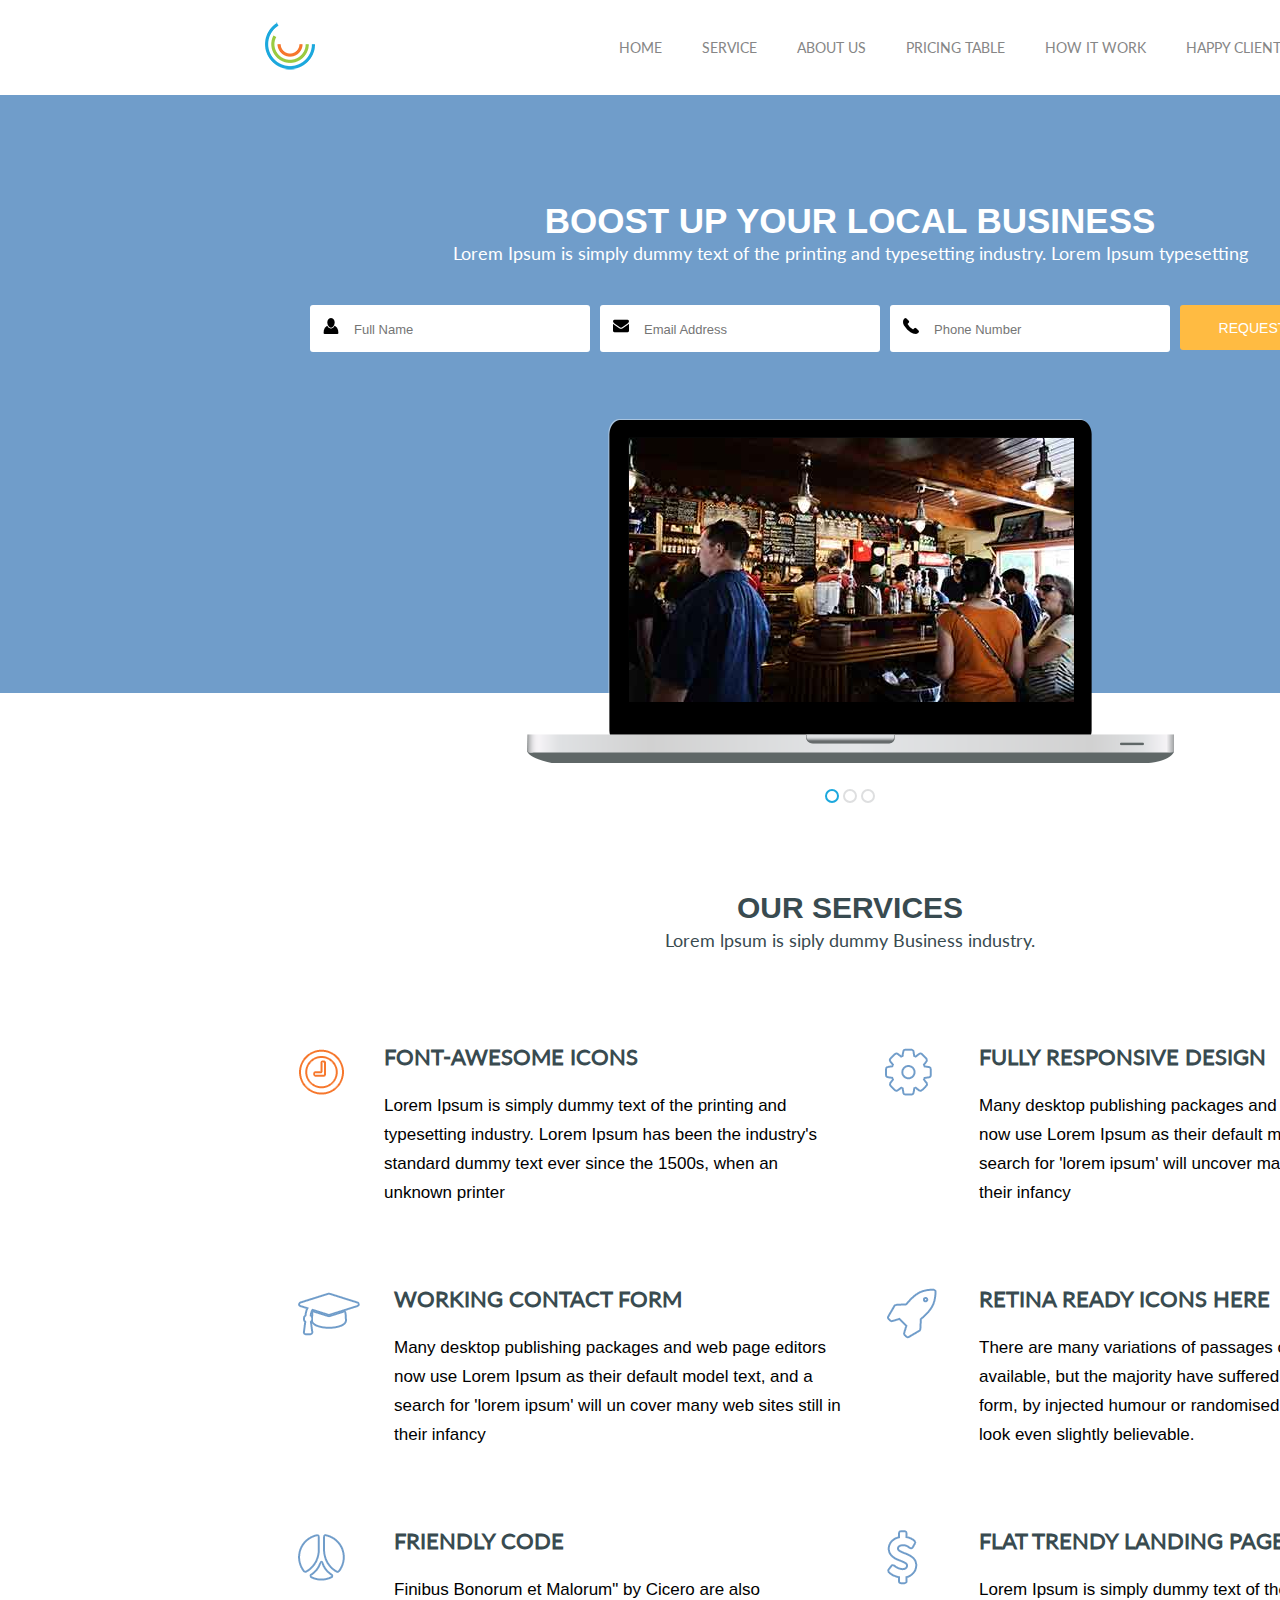
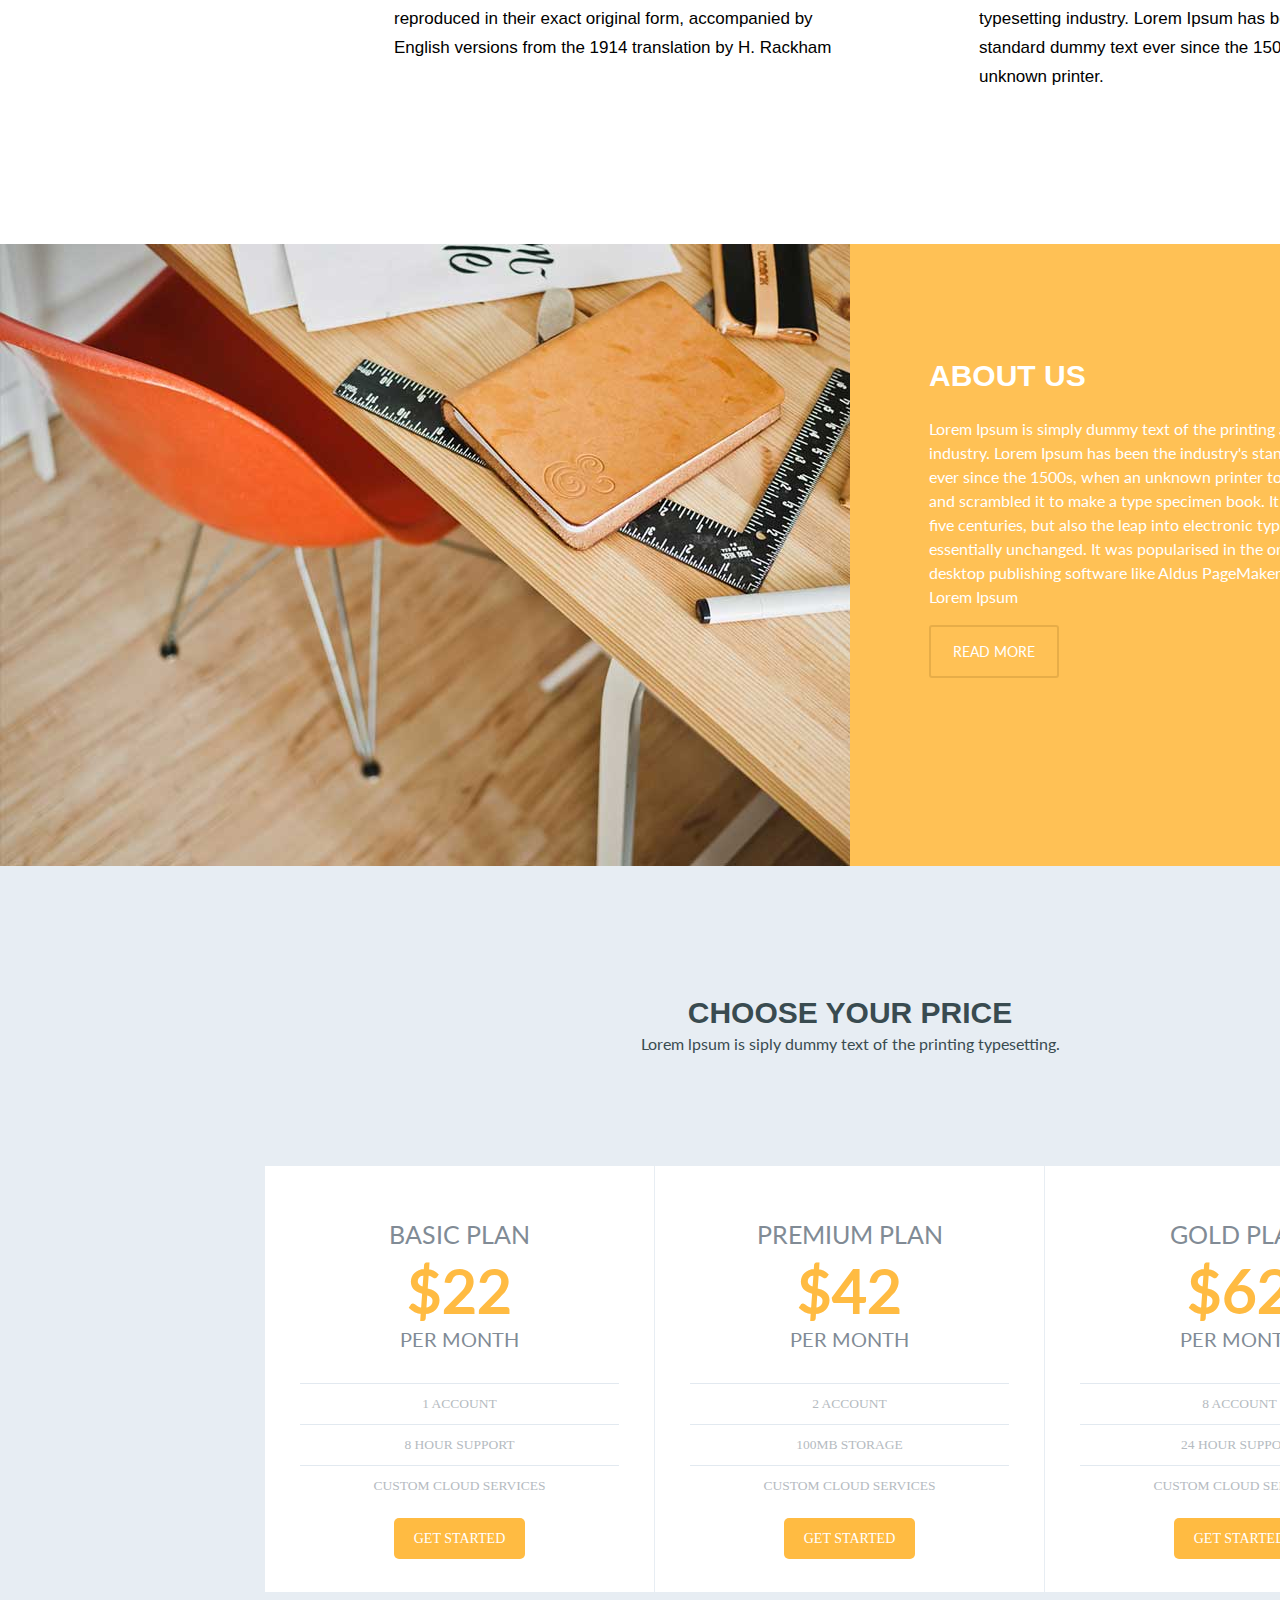
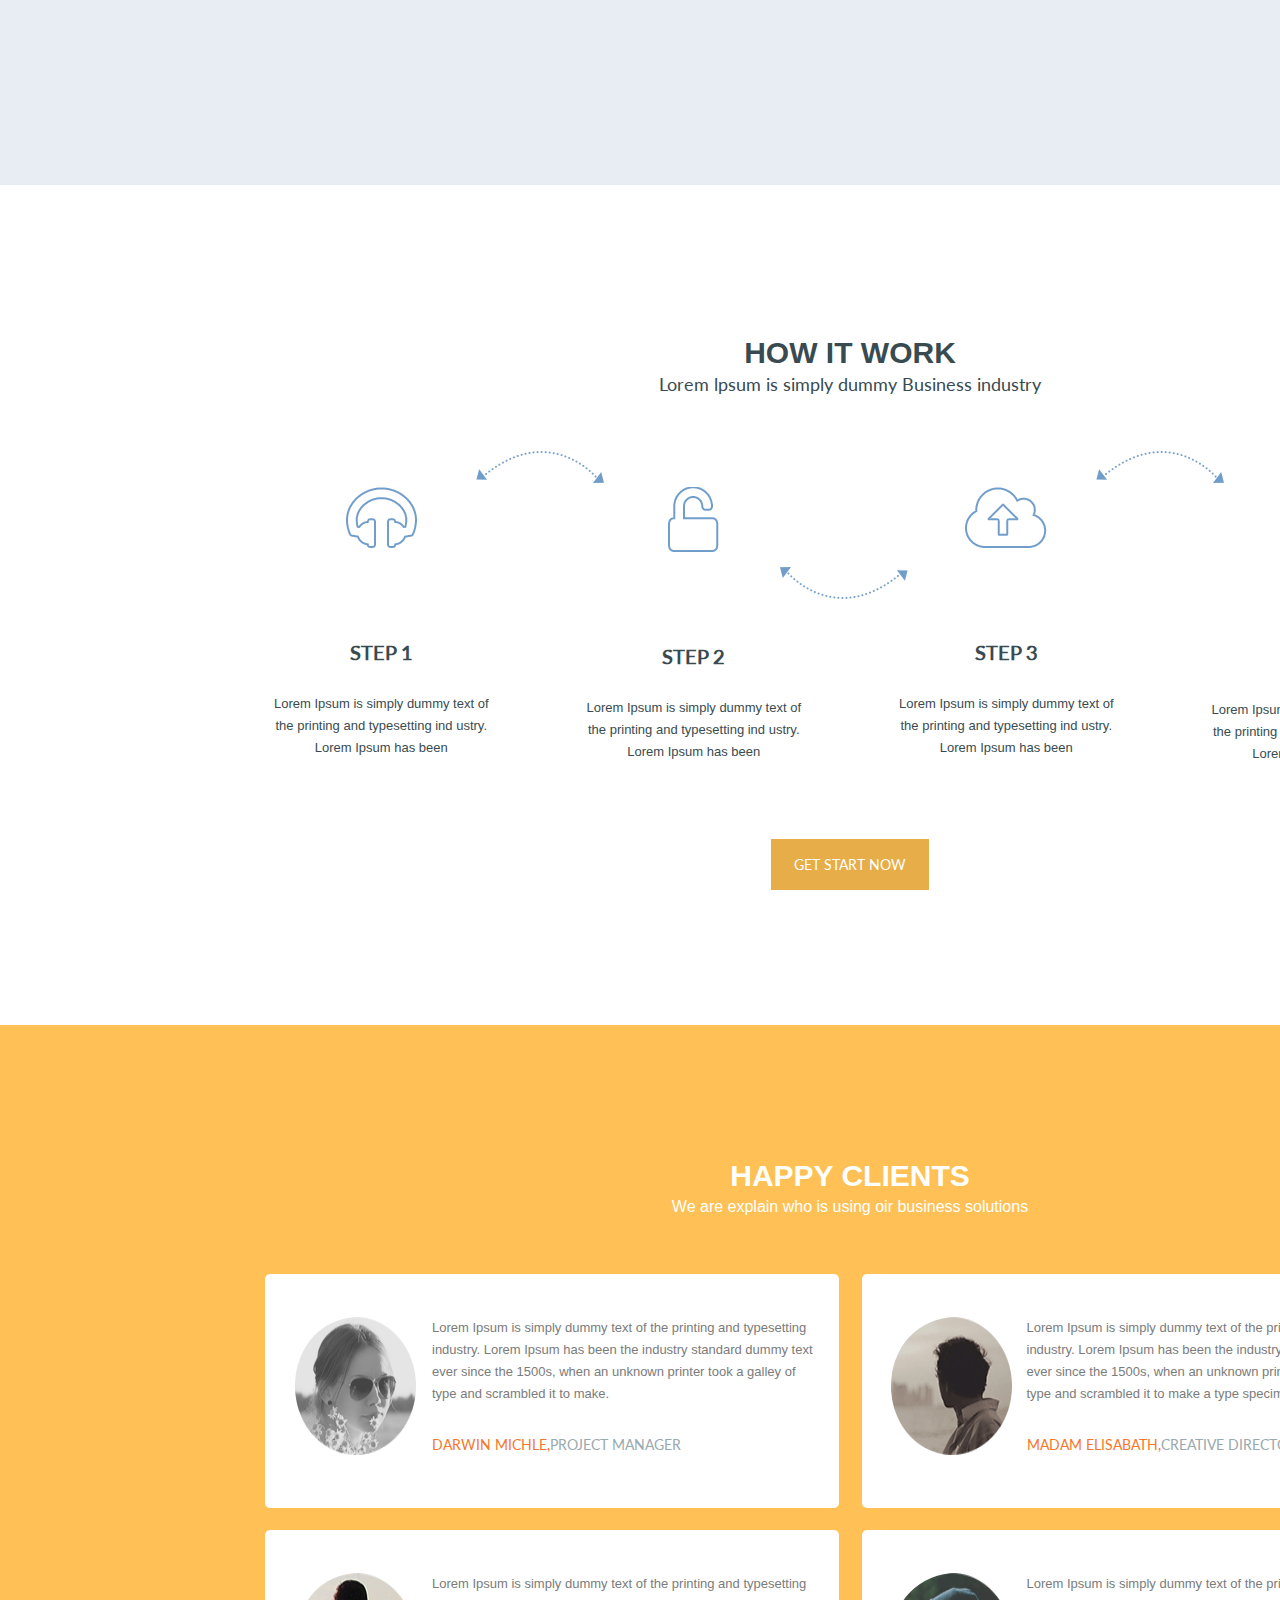
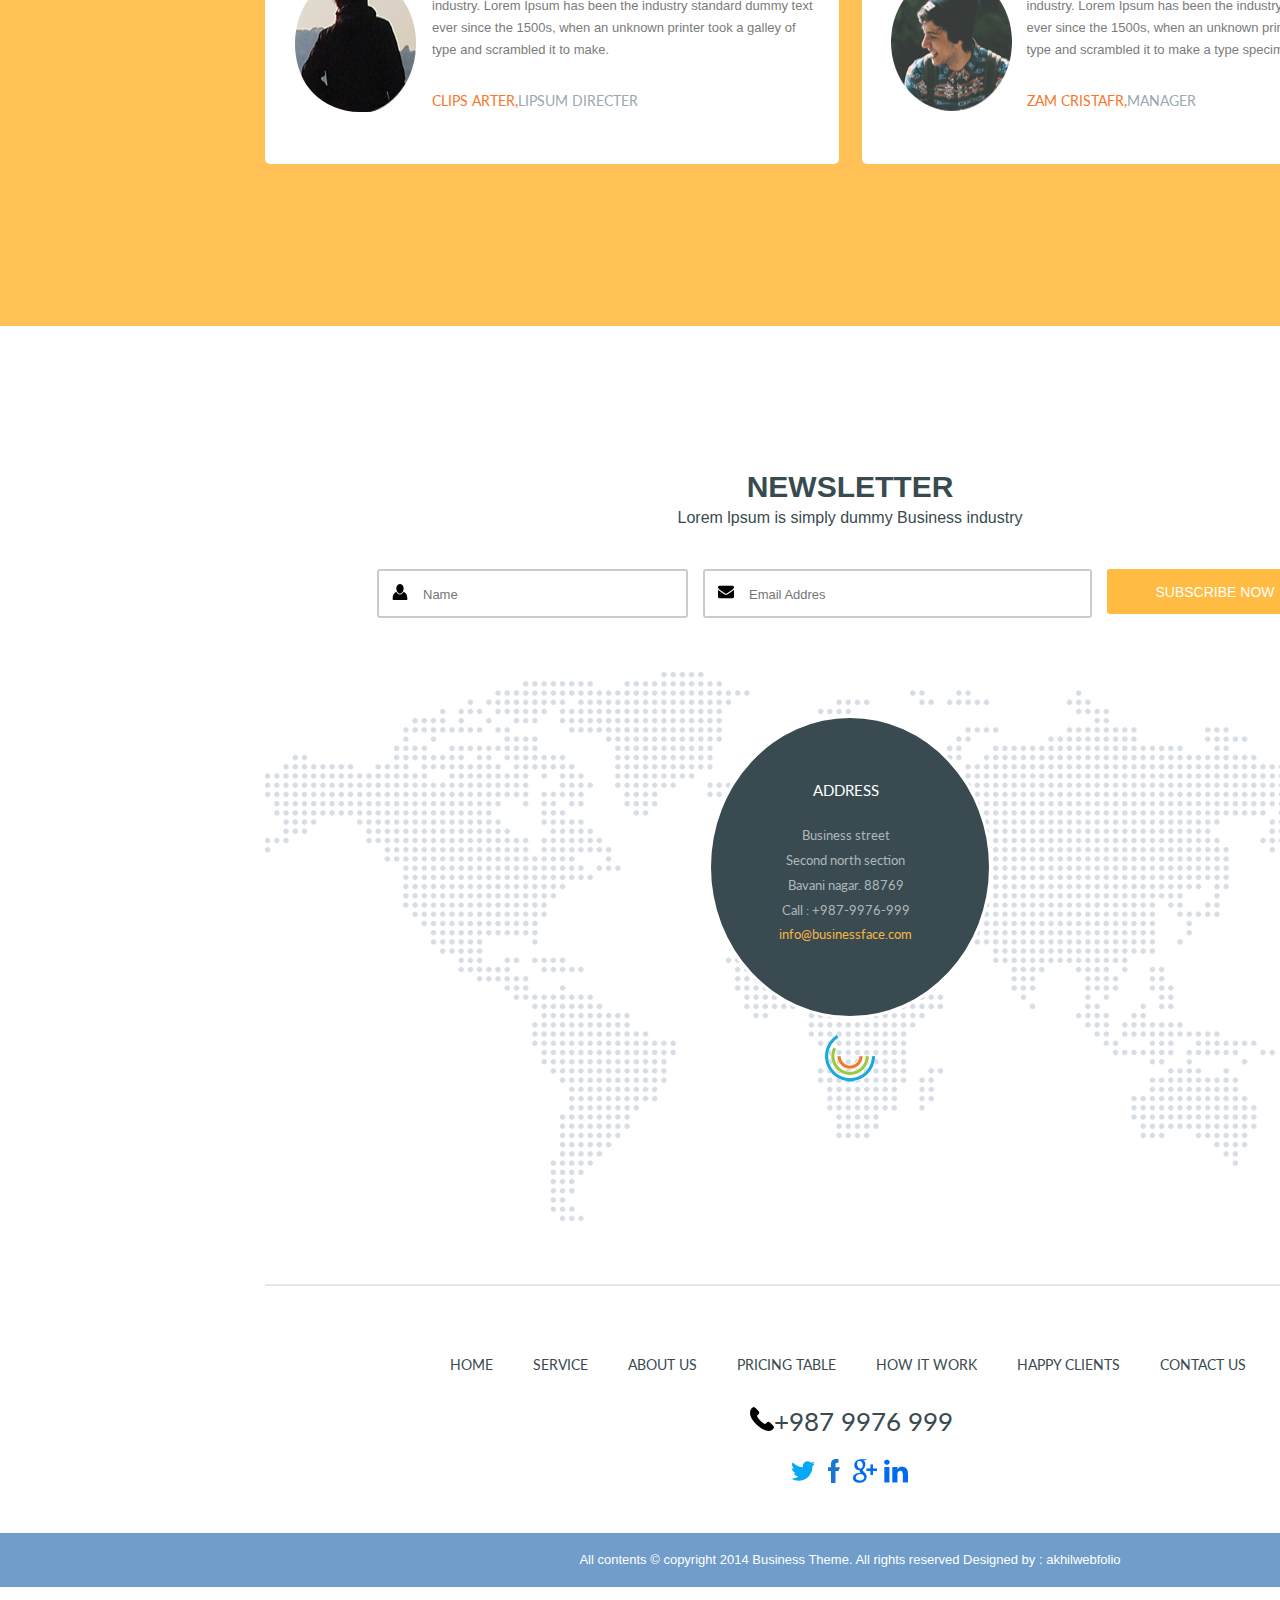
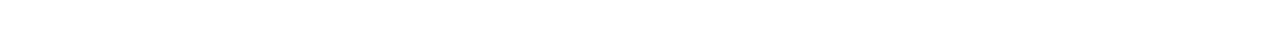
<file: index.html>
<!DOCTYPE html>
<html>
<head>
	<meta charset="utf-8">
	<title>Business</title>
	<link rel="stylesheet" type="text/css" href="styles/recet.css">
	<link rel="stylesheet" type="text/css" href="styles/style.css">

</head>
<body>
	<div class="header">
		<div class="logo">
			<img src="images/logo.png" alt="Logo">
		</div>
		<div class="nav-menu">
			<ul class="menu-list">
				<li class="menu-item"><a href="#" class="link">Home</a></li>
				<li class="menu-item"><a href="#" class="link">Service</a></li>
				<li class="menu-item"><a href="#" class="link">About Us</a></li>
				<li class="menu-item"><a href="#" class="link">Pricing Table</a></li>
				<li class="menu-item"><a href="#" class="link">How It Work</a></li>
				<li class="menu-item"><a href="#" class="link">Happy Clients</a></li>
				<li class="menu-item"><a href="#" class="link">Contact Us</a></li>
			</ul>
		</div>
	</div>
	<div class="banner">
		<div class="title">
			<h1 class="text">Boost up your local business</h1>
			<p class="description">Lorem Ipsum is simply dummy text of the printing and typesetting industry. Lorem Ipsum typesetting</p>
		</div>
		<div class="request">
			<form id="formSubscribe">
				<div class="request-item">
					<img src="images/contact.png" class="symbol" alt="Contact"> <!--Maybe here you should use stick to close img tag <img /> -->
					<input type="text" name="name" placeholder="Full Name" class="label">
				</div>
				<div class="request-item">
					<img src="images/mail.png" class="symbol" alt="Symbol">
					<input type="text" name="name" placeholder="Email Address" class="label">
				</div>
				<div class="request-item">
					<img src="images/call.png" class="symbol" alt="Phone">
					<input type="text" name="name" placeholder="Phone Number" class="label">
				</div>
				<div class="send-button">
					<input type="submit" name="name" value="REQUEST A QUOTE" class="button">
				</div>
			</form>
		</div>
	</div>
	<div class="slider">
		<img src="images/note.png" alt="Laptop" class="image-note">
		<img src="images/foto.jpg" alt="Photo" class="image-foto">
	</div>
	<div class="digest-block">
		<span class="digest -active"></span>
		<span class="digest"></span>
		<span class="digest"></span>
	</div>
	<div class="sentence-service">
		<div class="title">
			<h2 class="text">Our services</h2>
			<p class="description">Lorem lpsum is siply dummy Business industry.</p>
		</div>
		<div class="services-list">
			<div class="service-item">
				<div class="symbol">
				<img src="images/clokc.png" alt="Clock" >
				</div>
				<div class="description">
					<h3 class="title">Font-awesome icons</h3>
					<p class="text">Lorem Ipsum is simply dummy text of the printing and typesetting industry. Lorem Ipsum has been the industry's standard dummy text ever since the 1500s, when an unknown printer </p>
				</div>
			</div>
			<div class="service-item">
				<div class="symbol">
				<img src="images/sher.png" alt="Symbol" >
				</div>
				<div class="description">
					<h3 class="title">Fully Responsive Design</h3>
					<p class="text">Many desktop publishing packages and web page editors now use Lorem Ipsum as their default model text, and a search for 'lorem ipsum' will uncover many web sites still in their infancy</p>
				</div>
			</div>
			<div class="service-item">
				<div class="symbol">
				<img src="images/cap.png" alt="Symbol" >
				</div>
				<div class="description">
					<h3 class="title">Working contact form</h3>
					<p class="text">Many desktop publishing packages and web page editors now use Lorem Ipsum as their default model text, and a search for 'lorem ipsum' will un cover many web sites still in their infancy</p>
				</div>
			</div>
			<div class="service-item">
				<div class="symbol">
				<img src="images/fly.png" alt="Symbol" >
				</div>
				<div class="description">
					<h3 class="title">Retina Ready Icons Here</h3>
					<p class="text">There are many variations of passages of Lorem Ipsum available, but the majority have suffered alteration in some form, by injected humour or randomised words which don't look even slightly believable.</p>
				</div>
			</div>
			<div class="service-item">
				<div class="symbol">
				<img src="images/ball.png" alt="Symbol" >
				</div>
				<div class="description">
					<h3 class="title">Friendly Code</h3>
					<p class="text">Finibus Bonorum et Malorum" by Cicero are also reproduced in their exact original form, accompanied by English versions from the 1914 translation by H. Rackham</p>
				</div>
			</div>
			<div class="service-item">
				<div class="symbol">
				<img src="images/dollar.png" alt="Symbol" >
				</div>
				<div class="description">
					<h3 class="title">Flat trendy landing page design</h3>
					<p class="text">Lorem Ipsum is simply dummy text of the printing and typesetting industry. Lorem Ipsum has been the industry's standard dummy text ever since the 1500s, when an unknown printer. </p>
				</div>
			</div>
		</div>
	</div>
	<div class="description-organization">
		<div class="background-photo">
		</div>
		<div class="description">
			<h2 class="title">About Us</h2>
			<p class="text">Lorem Ipsum is simply dummy text of the printing and typesetting industry. Lorem Ipsum has been the industry's standard dummy text ever since the 1500s, when an unknown printer took a galley of type and scrambled it to make a type specimen book. It has survived not only five centuries, but also the leap into electronic typesetting, remaining essentially unchanged. It was popularised in the ore recently with desktop publishing software like Aldus PageMaker including versions of Lorem Ipsum</p>
			<div class="continuation">
				<a href="#" class="link">READ MORE</a>
			</div>
		</div>
	</div>
	<div class="price-section">
		<div class="title">
			<h2 class="text">Choose your price</h2>
			<p class="description">Lorem lpsum is siply dummy text of the printing typesetting.</p>
		</div>
		<div class="content">
			<div class="price-list">

				<div class="price-item">
					<div class="title-plan">
						<h3 class="title">Basic plan</h3>
						<span class="price"><sup class="index">$</sup>22</span>
						<p class="limit">per month</p>
					</div>
					<div class="terms-block">
						<span class="term">1 account</span>
						<span class="term">8 hour support</span>
						<span class="term">Custom cloud services</span>
					</div>
					<div class="button">
						<a href="#" class="link">GET STARTED</a>
					</div>

				</div>
				<div class="price-item">
					<div class="title-plan">
						<h3 class="title">Premium plan</h3>
						<span class="price"><sup class="index">$</sup>42</span>
						<p class="limit">per month</p>
					</div>
					<div class="terms-block">
						<span class="term">2 account</span>
						<span class="term">100MB storage</span>
						<span class="term">Custom cloud services</span>
					</div>
				<div class="button">
					<a href="#" class="link">GET STARTED</a>
				</div>

				</div>
				<div class="price-item">
					<div class="title-plan">
						<h3 class="title">Gold plan</h3>
						<span class="price"><sup class="index">$</sup>62</span>
						<p class="limit">per month</p>
					</div>
					<div class="terms-block">
						<span class="term">8 account</span>
						<span class="term">24 hour support</span>
						<span class="term">Custom cloud services</span>
					</div>
					<div class="button">
						<a href="#" class="link">GET STARTED</a>
					</div>

				</div>
			</div>
		</div>
	</div>
	<div class="strategy-work">
		<div class="title-section">
			<h2 class="title">How it work</h2>
			<p class="text">Lorem lpsum is simply dummy Business industry</p>
		</div>
		<div class="steps">
			<img src="images/way.png" alt="Arrow" class="arrow-first">
			<img src="images/way.png" alt="Arrow" class="arrow-second">
			<img src="images/way.png" alt="Arrow" class="arrow-inverted">
		<div class="step">
			<img src="images/music.png" alt="">
			<div class="description-step">
				<h3 class="title">Step 1</h3>
				<P class="text">Lorem Ipsum is simply dummy text of the printing and typesetting ind
						ustry. Lorem Ipsum has been</P>
			</div>
		</div>
		<div class="step">
			<img src="images/lock.png" alt="Symbol">
			<div class="description-step">
				<h3 class="title">Step 2</h3>
					<P class="text">Lorem Ipsum is simply dummy text of the printing and typesetting ind
							ustry. Lorem Ipsum has been</P>
			</div>
		</div>
		<div class="step">
			<img src="images/sky.png" alt="Symbol">

			<div class="description-step">
					<h3 class="title">Step 3</h3>
					<P class="text">Lorem Ipsum is simply dummy text of the printing and typesetting ind
							ustry. Lorem Ipsum has been</P>
			</div>
		</div>
		<div class="step">
			<img src="images/ok.png" alt="Symbol">

			<div class="description-step">
				<h3 class="title">Step 4</h3>
				<P class="text">Lorem Ipsum is simply dummy text of the printing and typesetting ind
						ustry. Lorem Ipsum has been</P>
			</div>
		</div>
	</div>
	<div class="button">
		<a href="#" class="link">Get start now</a>
	</div>
	</div>
	<div class="reviews-clients">
		<div class="title-section">
			<h2 class="title">Happy clients</h2>
			<p class="text">We are explain who is using oir business solutions</p>
		</div>
		<div class="block-reviews">
			<div class="review">
				<img src="images/author-foto1.png" alt="Photo" class="foto-client">
				<div  class="description-review">
					<p class="text">Lorem Ipsum is simply dummy text of the printing and typesetting industry. Lorem Ipsum has been the industry standard dummy text ever since the 1500s, when an unknown printer took a galley of type and scrambled it to make.</p>
					<span class="author">Darwin Michle,</span><span class="author-position">Project manager</span>
				</div>
			</div>
			<div class="review">
				<img src="images/author-foto3.png" alt="Photo" class="foto-client">
				<div  class="description-review">
					<p class="text">Lorem Ipsum is simply dummy text of the printing and typesetting industry. Lorem Ipsum has been the industry standard dummy text ever since the 1500s, when an unknown printer took a galley of type and scrambled it to make a type specimen book.</p>
					<span class="author">Madam elisabath,</span><span class="author-position">Creative director</span>
				</div>
			</div>
			<div class="review">
				<img src="images/author-foto2.png" alt="Photo" class="foto-client">
				<div  class="description-review">
					<p class="text">Lorem Ipsum is simply dummy text of the printing and typesetting industry. Lorem Ipsum has been the industry standard dummy text ever since the 1500s, when an unknown printer took a galley of type and scrambled it to make.</p>
					<span class="author">Clips Arter,</span><span class="author-position">Lipsum directer</span>
				</div>
			</div>
			<div class="review">
				<img src="images/author-foto4.png" alt="Photo" class="foto-client">
				<div  class="description-review">
					<p class="text">Lorem Ipsum is simply dummy text of the printing and typesetting industry. Lorem Ipsum has been the industry standard dummy text ever since the 1500s, when an unknown printer took a galley of type and scrambled it to make a type specimen book.</p>
					<span class="author">Zam cristafr,</span><span class="author-position">Manager</span>
				</div>
			</div>
		</div>
	</div>
	<div class="contacts">
		<div class="section-name">
			<h2 class="title">Newsletter</h2>
			<p class="text">Lorem lpsum is simply dummy Business industry</p>
		</div>
		<div class="form-letter">
			<form id="formList">
				<div class="form-item">
					<img src="images/contact.png" alt="symbol" class="symbol">
					<input type="text" name="name" placeholder="Name" class="label">
				</div>
				<div class="form-item-email">
					<img src="images/mail.png" alt="symbol" class="symbol">
					<input type="email" name="name" placeholder="Email Addres" class="label">
				</div>
				<div class="send-button">
					<input type="submit" name="name" value="Subscribe now" class="button">
				</div>
			</form>
		</div>
		<div class="map">
			<div class="logo-place">
				<div class="our-address">
					<div class="address">
						<h3 class="title">Address</h3>
						<span class="text">Business street</span>
						<span class="text">Second north section</span>
						<span class="text">Bavani nagar. 88769</span>
						<span class="text">Call : +987-9976-999 </span>
						<a href="#" class="link">info@businessface.com</a>
					</div>
				</div>
			<img src="images/logo.png" alt="Logo" class="logo">
			</div>
		</div>
		<div class="footer-nav-menu">
			<ul class="menu-list">
				<li class="menu-item"><a href="#" class="link">Home</a></li>
				<li class="menu-item"><a href="#" class="link">Service</a></li>
				<li class="menu-item"><a href="#" class="link">About Us</a></li>
				<li class="menu-item"><a href="#" class="link">Pricing Table</a></li>
				<li class="menu-item"><a href="#" class="link">How It Work</a></li>
				<li class="menu-item"><a href="#" class="link">Happy Clients</a></li>
				<li class="menu-item"><a href="#" class="link">Contact Us</a></li>
			</ul>
		</div>
		<div class="call-us">
			<a href="tel: +9879976999" class="link"><img src="images/call-answer.png" alt="Phone">+987 9976 999</a>
		</div>
		<div class="social-network">
			<a href="https://twitter.com/?lang=ru" class="twitter"></a>
			<a href="https://www.facebook.com/" class="facebook"></a>
			<a href="https://myaccount.google.com/" class="google"></a>
			<a href="https://www.linkedin.com" class="linkedin"></a>
		</div>
	</div>
	<div class="footer">
		<p class="copyright">All contents © copyright 2014 Business Theme. All rights reserved Designed by : akhilwebfolio</p>
	</div>
</body>
</html>
</file>
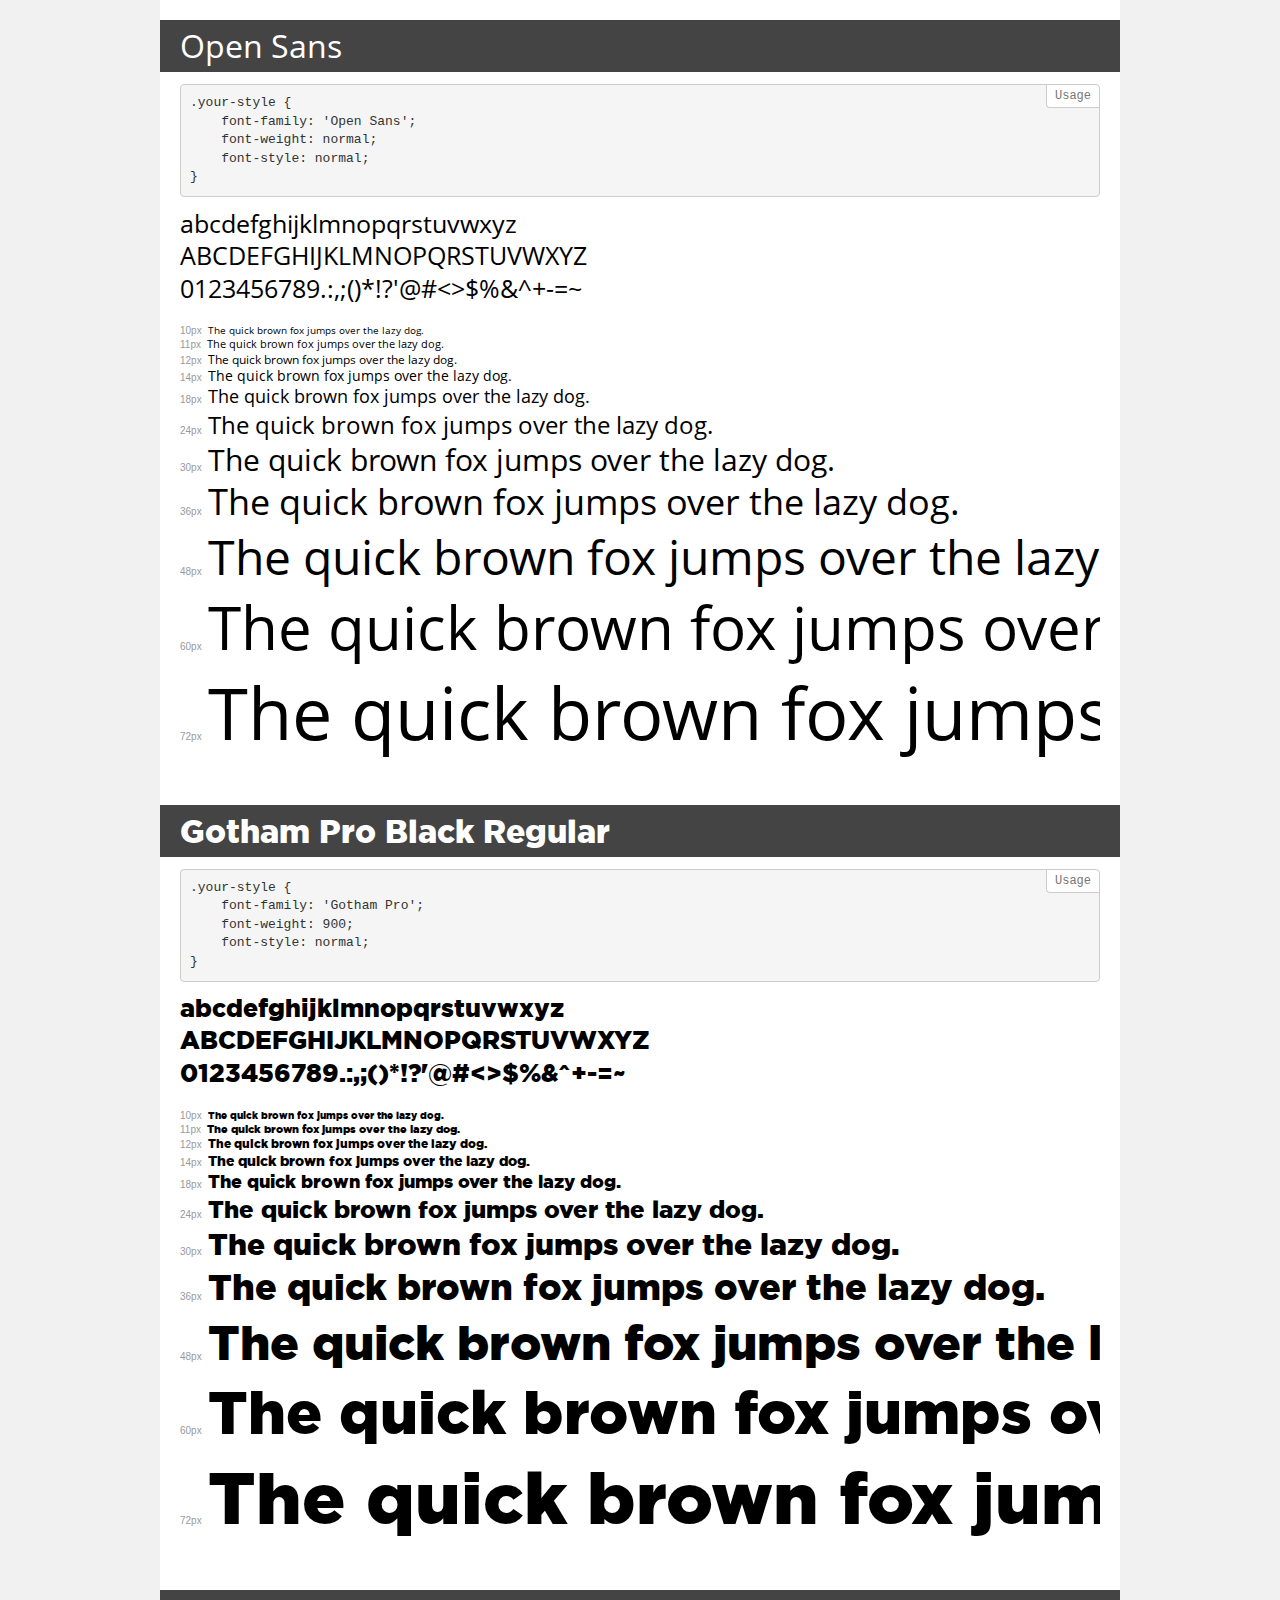
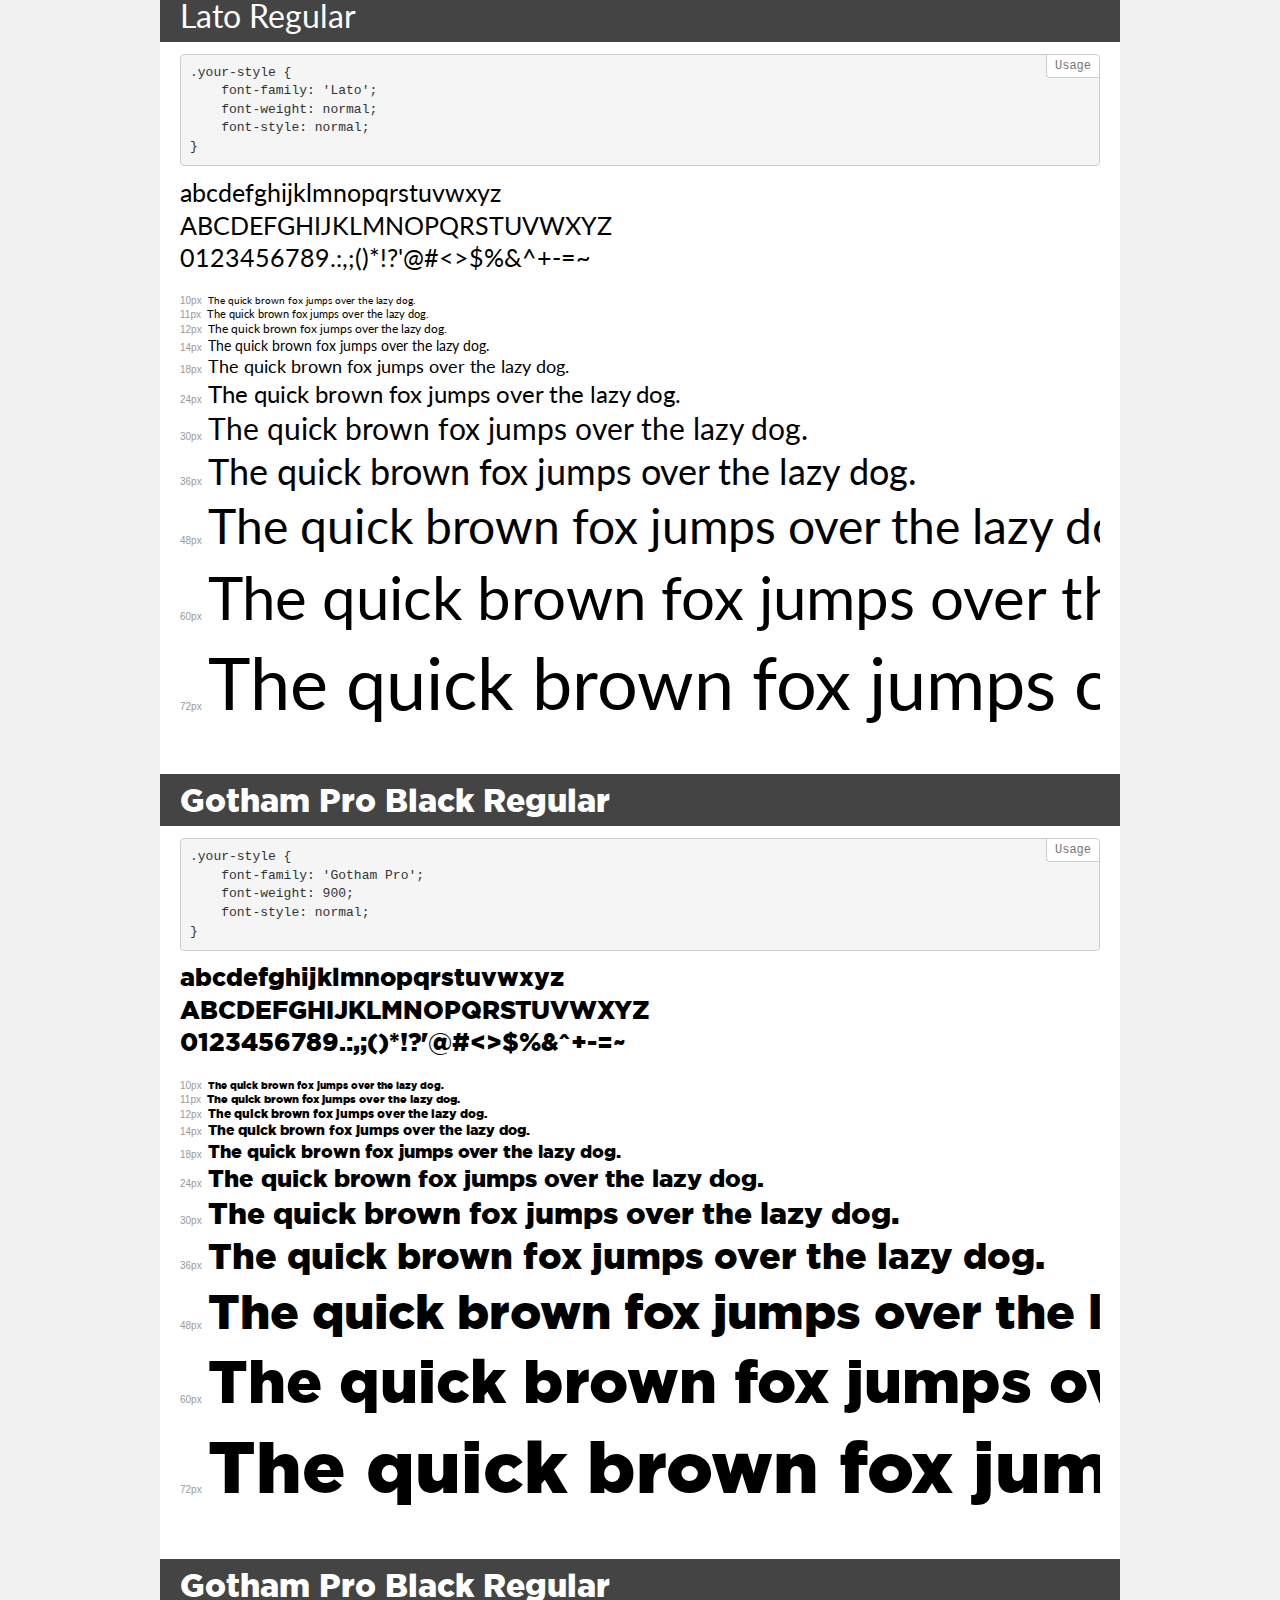
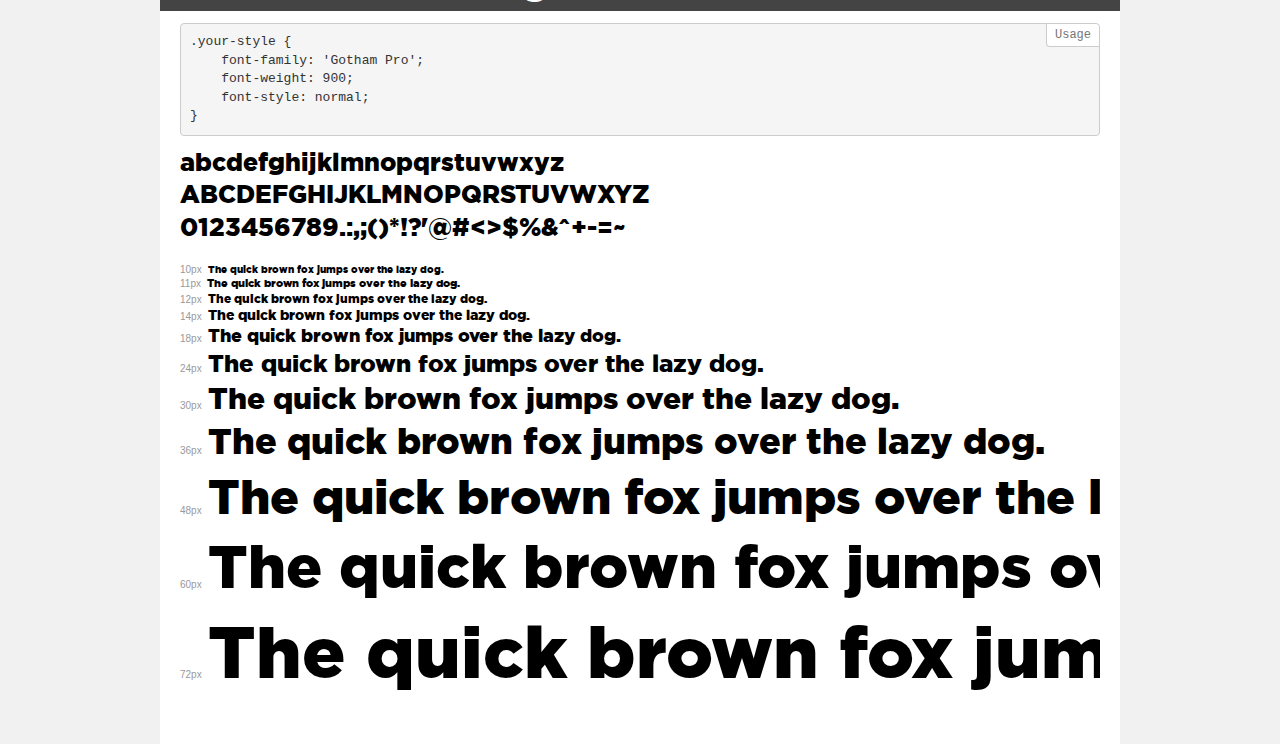
<file: fonts/demo.html>
<!DOCTYPE html>
<html>
<head>
    <meta charset="utf-8">
    <meta http-equiv="X-UA-Compatible" content="IE=edge">
    <meta name="viewport" content="width=device-width, initial-scale=1">
    <meta name="robots" content="noindex, noarchive">
    <meta name="format-detection" content="telephone=no">
    <title>Transfonter demo</title>
    <link href="stylesheet.css" rel="stylesheet">
    <style>
        /*
        http://meyerweb.com/eric/tools/css/reset/
        v2.0 | 20110126
        License: none (public domain)
        */
        html, body, div, span, applet, object, iframe,
        h1, h2, h3, h4, h5, h6, p, blockquote, pre,
        a, abbr, acronym, address, big, cite, code,
        del, dfn, em, img, ins, kbd, q, s, samp,
        small, strike, strong, sub, sup, tt, var,
        b, u, i, center,
        dl, dt, dd, ol, ul, li,
        fieldset, form, label, legend,
        table, caption, tbody, tfoot, thead, tr, th, td,
        article, aside, canvas, details, embed,
        figure, figcaption, footer, header, hgroup,
        menu, nav, output, ruby, section, summary,
        time, mark, audio, video {
            margin: 0;
            padding: 0;
            border: 0;
            font-size: 100%;
            font: inherit;
            vertical-align: baseline;
        }
        /* HTML5 display-role reset for older browsers */
        article, aside, details, figcaption, figure,
        footer, header, hgroup, menu, nav, section {
            display: block;
        }
        body {
            line-height: 1;
        }
        ol, ul {
            list-style: none;
        }
        blockquote, q {
            quotes: none;
        }
        blockquote:before, blockquote:after,
        q:before, q:after {
            content: '';
            content: none;
        }
        table {
            border-collapse: collapse;
            border-spacing: 0;
        }
        /* common styles */
        body {
            background: #f1f1f1;
            color: #000;
        }
        .page {
            background: #fff;
            width: 920px;
            margin: 0 auto;
            padding: 20px 20px 0 20px;
            overflow: hidden;
        }
        .font-container {
            overflow-x: auto;
            overflow-y: hidden;
            margin-bottom: 40px;
            line-height: 1.3;
            white-space: nowrap;
            padding-bottom: 5px;
        }
        h1 {
            position: relative;
            background: #444;
            font-size: 32px;
            color: #fff;
            padding: 10px 20px;
            margin: 0 -20px 12px -20px;
        }
        .letters {
            font-size: 25px;
            margin-bottom: 20px;
        }
        .s10:before {
            content: '10px';
        }
        .s11:before {
            content: '11px';
        }
        .s12:before {
            content: '12px';
        }
        .s14:before {
            content: '14px';
        }
        .s18:before {
            content: '18px';
        }
        .s24:before {
            content: '24px';
        }
        .s30:before {
            content: '30px';
        }
        .s36:before {
            content: '36px';
        }
        .s48:before {
            content: '48px';
        }
        .s60:before {
            content: '60px';
        }
        .s72:before {
            content: '72px';
        }
        .s10:before, .s11:before, .s12:before, .s14:before,
        .s18:before, .s24:before, .s30:before, .s36:before,
        .s48:before, .s60:before, .s72:before {
            font-family: Arial, sans-serif;
            font-size: 10px;
            font-weight: normal;
            font-style: normal;
            color: #999;
            padding-right: 6px;
        }
        pre {
            display: block;
            position: relative;
            padding: 9px;
            margin: 0 0 10px;
            font-family: Monaco, Menlo, Consolas, "Courier New", monospace !important;
            font-size: 13px;
            line-height: 1.428571429;
            color: #333;
            font-weight: normal !important;
            font-style: normal !important;
            background-color: #f5f5f5;
            border: 1px solid #ccc;
            overflow-x: auto;
            border-radius: 4px;
        }
        pre:after {
            display: block;
            position: absolute;
            right: 0;
            top: 0;
            content: 'Usage';
            line-height: 1;
            padding: 5px 8px;
            font-size: 12px;
            color: #767676;
            background-color: #fff;
            border: 1px solid #ccc;
            border-right: none;
            border-top: none;
            border-radius: 0 4px 0 4px;
            z-index: 10;
        }
        /* responsive */
        @media (max-width: 959px) {
            .page {
                width: auto;
                margin: 0;
            }
        }
    </style>
</head>
<body>
<div class="page">
    <div class="demo" style="font-family: 'Open Sans'; font-weight: normal; font-style: normal;">
        <h1>Open Sans</h1>
        <pre>.your-style {
    font-family: 'Open Sans';
    font-weight: normal;
    font-style: normal;
}</pre>
        <div class="font-container">
            <p class="letters">
                abcdefghijklmnopqrstuvwxyz<br>
ABCDEFGHIJKLMNOPQRSTUVWXYZ<br>
                0123456789.:,;()*!?'@#<>$%&^+-=~
            </p>
            <p class="s10" style="font-size: 10px;">The quick brown fox jumps over the lazy dog.</p>
            <p class="s11" style="font-size: 11px;">The quick brown fox jumps over the lazy dog.</p>
            <p class="s12" style="font-size: 12px;">The quick brown fox jumps over the lazy dog.</p>
            <p class="s14" style="font-size: 14px;">The quick brown fox jumps over the lazy dog.</p>
            <p class="s18" style="font-size: 18px;">The quick brown fox jumps over the lazy dog.</p>
            <p class="s24" style="font-size: 24px;">The quick brown fox jumps over the lazy dog.</p>
            <p class="s30" style="font-size: 30px;">The quick brown fox jumps over the lazy dog.</p>
            <p class="s36" style="font-size: 36px;">The quick brown fox jumps over the lazy dog.</p>
            <p class="s48" style="font-size: 48px;">The quick brown fox jumps over the lazy dog.</p>
            <p class="s60" style="font-size: 60px;">The quick brown fox jumps over the lazy dog.</p>
            <p class="s72" style="font-size: 72px;">The quick brown fox jumps over the lazy dog.</p>
        </div>
    </div>
    <div class="demo" style="font-family: 'Gotham Pro'; font-weight: 900; font-style: normal;">
        <h1>Gotham Pro Black Regular</h1>
        <pre>.your-style {
    font-family: 'Gotham Pro';
    font-weight: 900;
    font-style: normal;
}</pre>
        <div class="font-container">
            <p class="letters">
                abcdefghijklmnopqrstuvwxyz<br>
ABCDEFGHIJKLMNOPQRSTUVWXYZ<br>
                0123456789.:,;()*!?'@#<>$%&^+-=~
            </p>
            <p class="s10" style="font-size: 10px;">The quick brown fox jumps over the lazy dog.</p>
            <p class="s11" style="font-size: 11px;">The quick brown fox jumps over the lazy dog.</p>
            <p class="s12" style="font-size: 12px;">The quick brown fox jumps over the lazy dog.</p>
            <p class="s14" style="font-size: 14px;">The quick brown fox jumps over the lazy dog.</p>
            <p class="s18" style="font-size: 18px;">The quick brown fox jumps over the lazy dog.</p>
            <p class="s24" style="font-size: 24px;">The quick brown fox jumps over the lazy dog.</p>
            <p class="s30" style="font-size: 30px;">The quick brown fox jumps over the lazy dog.</p>
            <p class="s36" style="font-size: 36px;">The quick brown fox jumps over the lazy dog.</p>
            <p class="s48" style="font-size: 48px;">The quick brown fox jumps over the lazy dog.</p>
            <p class="s60" style="font-size: 60px;">The quick brown fox jumps over the lazy dog.</p>
            <p class="s72" style="font-size: 72px;">The quick brown fox jumps over the lazy dog.</p>
        </div>
    </div>
    <div class="demo" style="font-family: 'Lato'; font-weight: normal; font-style: normal;">
        <h1>Lato Regular</h1>
        <pre>.your-style {
    font-family: 'Lato';
    font-weight: normal;
    font-style: normal;
}</pre>
        <div class="font-container">
            <p class="letters">
                abcdefghijklmnopqrstuvwxyz<br>
ABCDEFGHIJKLMNOPQRSTUVWXYZ<br>
                0123456789.:,;()*!?'@#<>$%&^+-=~
            </p>
            <p class="s10" style="font-size: 10px;">The quick brown fox jumps over the lazy dog.</p>
            <p class="s11" style="font-size: 11px;">The quick brown fox jumps over the lazy dog.</p>
            <p class="s12" style="font-size: 12px;">The quick brown fox jumps over the lazy dog.</p>
            <p class="s14" style="font-size: 14px;">The quick brown fox jumps over the lazy dog.</p>
            <p class="s18" style="font-size: 18px;">The quick brown fox jumps over the lazy dog.</p>
            <p class="s24" style="font-size: 24px;">The quick brown fox jumps over the lazy dog.</p>
            <p class="s30" style="font-size: 30px;">The quick brown fox jumps over the lazy dog.</p>
            <p class="s36" style="font-size: 36px;">The quick brown fox jumps over the lazy dog.</p>
            <p class="s48" style="font-size: 48px;">The quick brown fox jumps over the lazy dog.</p>
            <p class="s60" style="font-size: 60px;">The quick brown fox jumps over the lazy dog.</p>
            <p class="s72" style="font-size: 72px;">The quick brown fox jumps over the lazy dog.</p>
        </div>
    </div>
    <div class="demo" style="font-family: 'Gotham Pro'; font-weight: 900; font-style: normal;">
        <h1>Gotham Pro Black Regular</h1>
        <pre>.your-style {
    font-family: 'Gotham Pro';
    font-weight: 900;
    font-style: normal;
}</pre>
        <div class="font-container">
            <p class="letters">
                abcdefghijklmnopqrstuvwxyz<br>
ABCDEFGHIJKLMNOPQRSTUVWXYZ<br>
                0123456789.:,;()*!?'@#<>$%&^+-=~
            </p>
            <p class="s10" style="font-size: 10px;">The quick brown fox jumps over the lazy dog.</p>
            <p class="s11" style="font-size: 11px;">The quick brown fox jumps over the lazy dog.</p>
            <p class="s12" style="font-size: 12px;">The quick brown fox jumps over the lazy dog.</p>
            <p class="s14" style="font-size: 14px;">The quick brown fox jumps over the lazy dog.</p>
            <p class="s18" style="font-size: 18px;">The quick brown fox jumps over the lazy dog.</p>
            <p class="s24" style="font-size: 24px;">The quick brown fox jumps over the lazy dog.</p>
            <p class="s30" style="font-size: 30px;">The quick brown fox jumps over the lazy dog.</p>
            <p class="s36" style="font-size: 36px;">The quick brown fox jumps over the lazy dog.</p>
            <p class="s48" style="font-size: 48px;">The quick brown fox jumps over the lazy dog.</p>
            <p class="s60" style="font-size: 60px;">The quick brown fox jumps over the lazy dog.</p>
            <p class="s72" style="font-size: 72px;">The quick brown fox jumps over the lazy dog.</p>
        </div>
    </div>
    <div class="demo" style="font-family: 'Gotham Pro'; font-weight: 900; font-style: normal;">
        <h1>Gotham Pro Black Regular</h1>
        <pre>.your-style {
    font-family: 'Gotham Pro';
    font-weight: 900;
    font-style: normal;
}</pre>
        <div class="font-container">
            <p class="letters">
                abcdefghijklmnopqrstuvwxyz<br>
ABCDEFGHIJKLMNOPQRSTUVWXYZ<br>
                0123456789.:,;()*!?'@#<>$%&^+-=~
            </p>
            <p class="s10" style="font-size: 10px;">The quick brown fox jumps over the lazy dog.</p>
            <p class="s11" style="font-size: 11px;">The quick brown fox jumps over the lazy dog.</p>
            <p class="s12" style="font-size: 12px;">The quick brown fox jumps over the lazy dog.</p>
            <p class="s14" style="font-size: 14px;">The quick brown fox jumps over the lazy dog.</p>
            <p class="s18" style="font-size: 18px;">The quick brown fox jumps over the lazy dog.</p>
            <p class="s24" style="font-size: 24px;">The quick brown fox jumps over the lazy dog.</p>
            <p class="s30" style="font-size: 30px;">The quick brown fox jumps over the lazy dog.</p>
            <p class="s36" style="font-size: 36px;">The quick brown fox jumps over the lazy dog.</p>
            <p class="s48" style="font-size: 48px;">The quick brown fox jumps over the lazy dog.</p>
            <p class="s60" style="font-size: 60px;">The quick brown fox jumps over the lazy dog.</p>
            <p class="s72" style="font-size: 72px;">The quick brown fox jumps over the lazy dog.</p>
        </div>
    </div>
</div>
</body>
</html>
</file>
<file: styles/style.css>
@font-face {
    font-family: 'Open Sans';
    src: url('../fonts/OpenSans.woff2') format('woff2'),
        url('../fonts/OpenSans.woff') format('woff');
    font-weight: normal;
    font-style: normal;
}


@font-face {
    font-family: 'Gotham Pro';
    src: url('../fonts/GothamPro-Black.woff2') format('woff2'),
        url('../fonts/GothamPro-Black.woff') format('woff');
    font-weight: 900;
    font-style: normal;
}


@font-face {
    font-family: 'Lato';
    src: url('../fonts/Lato-Regular.woff2') format('woff2'),
        url('../fonts/Lato-Regular.woff') format('woff');
    font-weight: normal;
    font-style: normal;
}


body {
	width: 1700px;
	/* border: 1px solid #000000; */
	margin: 0 auto;
	background: #ffffff;
}

.header {
   	padding: 0 265px;
   	height: 95px;
   	display: flex;
    justify-content: space-between;
    align-items: center;
}
.header .logo {
	display: block;
}
.header .nav-menu {
}
.header .nav-menu .menu-list {
	font-size: 13.5px;
	font-family: 'Lato', sans-serif;
	text-transform: uppercase;
	display: flex;
    flex-direction: row;
    list-style: none;
    height: 34px;
}
.header .nav-menu .menu-list .menu-item {
	display: block;
}
.header .nav-menu .menu-list .menu-item .link {
	text-decoration: none;
	color: #868686;
	min-height: 100%;
	display: block;
	line-height: 34px;
	padding: 0 20px;
	border-radius: 5px;
}
.header .nav-menu .menu-list .menu-item .link:hover {
	background: #ffbb42;
	color: #ffffff;
}

.banner {
	padding: 108px 265px 67px;
	background: #709dca;

}
.banner .title {
	text-align: center;
	color: #ffffff;
}
.banner .title .text {
	font-family: 'Gotham-Pro', sans-serif;
    font-size: 35px;
    text-transform: uppercase;
    font-weight: 900;

}
.banner .title .description {
	font-size: 18px;
    font-family: "Lato", sans-serif;
    line-height: 30px;
}
.banner .request {
	padding: 37px 45px 0;
}
#formSubscribe {
	display: flex;
    justify-content: space-between;
}
#formSubscribe .request-item {
    height: 47px;
    width: 280px;
    background: #ffffff;
    display: block;
    line-height: 47px;
    border-radius: 3px;
}
#formSubscribe .request-item .symbol {
	display: inline-block;
    margin: 13px;
    float: left;
}
#formSubscribe .request-item .label {
	font-size: 13px;
    border: none;
    color: #a9a9a9;
}
#formSubscribe .send-button {
	height: 45px;
    width: 210px;
    background: #ffbb42;
    display: inline-block;
    line-height: 45px;
    text-align: center;
    border-radius: 3px;
}
#formSubscribe .send-button .button {
	border: none;
    background: #ffbb42;
    color: #ffffff;
    font-family: "OpenSans" , sans-serif;
    font-size: 14px;
}
.slider {
	height: 370px;
	background-image: linear-gradient(to bottom, #709dca 74%, #ffffff 26%);
	position: relative;
}
.slider .image-note {
	display: block;
	margin: 0 auto;
}
.slider .image-foto {
	position: absolute;
	top: 19px;
	left: 629px;
}

.digest-block {
	padding-left: 825px;
}
.digest-block .digest {
	border:2px #dedfe0 solid;
	border-radius: 100%;
	padding: 5px;
	display: inline-block;
}
.digest-block .digest.-active {
	border: 2px #1ca8dd solid;
}

.sentence-service {
	padding: 90px 265px 0;
}
.sentence-service .title {
	text-align: center;
	padding-bottom: 95px;
  color: #394b50;
}
.sentence-service .title .text {
	font-family: "Gotham-Black", sans-serif;
	font-size: 30px;
	line-height: 24px;
	font-weight: 900;
	text-transform: uppercase;
}
.sentence-service .title .description {
	font-family: "Lato",sans-serif;
	font-size: 18px;
	line-height: 22px;
	padding-top: 9px;
}
.services-list {
	display: flex;
    flex-direction: row;
    flex-wrap: wrap;
}
.services-list .service-item {
	display: flex;
	padding-bottom: 81px;
	width: 50%;
}
.services-list .service-item .symbol {
	/* float: left; */
	padding: 0 33px;
}
.services-list .service-item .description {
	/* display: inline-block; */
}
.services-list .service-item .description .title {
	display: inline;
	/* text-align: left; */
	font-size: 22px;
	/* line-height: 29px; */
	color: #394b50;
	font-family: 'lato', sans-serif;
	font-weight: 800;
	text-transform: uppercase;
}
.services-list .service-item .description .text {
	font-size: 17px;
	line-height: 29px;
	font-family: "OpenSans", sans-serif;
	/* display: inline-block; */
	padding-top: 23px;
}
.description-organization {
	display: flex;
	flex-direction: row;
	padding-top: 72px;
}
.description-organization .background-photo {
	width: 50%;
  background-image: url(../images/foto2.jpg);
  background-repeat: no-repeat;

}
.description-organization .description {
	background-color: #ffc155;
	padding: 121px 265px 206px 79px;
	display: block;
	color: #ffffff;
	flex: 1;
	/* height: 296px; */
}
.description-organization .description .title {
	font-size: 30px;
	font-family: "Gotham-Black", sans-serif;
	font-weight: 800;
	line-height: 22px;
	text-transform: uppercase;
}
.description-organization .description .text {
	font-size: 16px;
	line-height: 24px;
	font-family: "Lato", sans-serif;
	padding: 30px 0 35px;
}
.description-organization .description .continuation {
		display: inline-block;
}
.description-organization .description .continuation .link {
	color: #ffffff;
	background: #ffc155;
	font-family: "Lato", sans-serif;
	font-size: 14px;
	border: 2px #e7ad48 solid;
	border-radius: 3px;
	padding: 16px 22px;
	text-decoration: none;
}
.price-section {
	padding: 136px 265px 163px;
	background: #e7edf3;
}
.price-section > .title {
	display: inline;
	text-align: center;
}
.price-section > .title > .text {
	font-family: "Gotham-Black", sans-serif;
	font-size: 30px;
	line-height: 22px;
	color: #394b50;
	font-weight: 900;
	text-transform: uppercase;
}
.price-section > .title > .description {
	font-family:"Lato", sans-serif;
	font-size: : 18px;
	line-height: 22px;
	color: #394b50;
	padding-top: 9px;
}
.price-list {
    display: flex;
    justify-content: space-between;
    padding-top: 81px;
}

.price-item {
	width: calc(100%/3);
  background: #ffffff;
  padding: 57px 35px 46px;
  border-radius: 5px;
  text-align: center;
  text-transform: uppercase;
  border-bottom: 30px solid #e7edf3;
	border-top: 30px solid #e7edf3;
	border-right: 1px solid #e7edf3;
}
.price-item:hover .title-plan .title,
.price-item:hover .title-plan .price,
.price-item:hover .title-plan .limit  {
	color: #ffffff;
}
.price-item:hover {
	background: #709dca;
	border-bottom: 30px solid #709dca;
	border-top: 30px solid #709dca;
}
.price-item .title-plan .title {
	font-family: "Lato", sans-serif;
	font-size: 25px;
	line-height: 22px;
	color: #818b95;
	padding-bottom: 34px;
}
.price-item .title-plan .price {
	font-family: "Lato", sans-serif;
	font-size: 60px;
	line-height: 22px;
	color: #ffbb42;
	font-weight: 800;
}
.price-item .title-plan .limit {
	font-family: "Lato", sans-serif;
	font-size: 20px;
	line-height: 22px;
	color: #818b95;
	padding: 12px 0 33px;

}
.price-item .terms-block {
	padding-bottom: 24px;
}
.price-item  .terms-block .term {
	border-top: 1px #e2e9f0 solid;
  display: block;
  color: #b5bbc1;
  font-size: 13.5px;
  line-height: 40px;
}
 .price-item .button {
	display: inline-block;

}
.price-item  .button .link {
	/* background: #ffbb42; */
  border: none;
  color: #ffffff;
  font-size: 14px;
  padding: 13px 20px;
  background: #ffbb42;
  border-radius: 5px;
  text-decoration: none;
}
.strategy-work  {
	text-align: center;
	padding: 157px 265px 152px;
}
.strategy-work .title {
	text-transform: uppercase;
	font-size: 30px;
	font-weight: 900;
	line-height: 22px;
	font-family: "Gotham-Black", sans-serif;
	color: #394b50;
}
.strategy-work .text {
	font-family: "Lato", sans-serif;
	font-size: 18px;
	line-height: 22px;
	color: #394b50;
	padding-top: 9px;
}
/* .path-of-action {
	display: flex;
	flex-direction: row;
	justify-content: space-around;
	padding: 62px 0 52px;
	height: 127px;
} */
/* .path-of-action .icon {
	align-self: center;
}
.path-of-action .arrow {
	align-self: flex-start;
}
.path-of-action .inverted-arrow {
	align-self: flex-end;
	transform: rotate(180deg);
} */

.strategy-work .steps {
	display: flex;
	flex-direction: row;
	justify-content: space-between;
	padding-top: 92px;
	position: relative;
}
.strategy-work .steps .arrow-first {
	position: absolute;
	left: 18%;
	top: 15%;
}
.strategy-work .steps .arrow-second {
	position: absolute;
	right: 18%;
	top: 15%;
}
.strategy-work .steps .arrow-inverted {
	position: absolute;
	transform: rotate(180deg);
	left: 44%;
	bottom: 45%;
}
.strategy-work .steps .step {
	margin-right: 80px;
}

.strategy-work .steps .step:last-of-type {
	margin-right: 0;
}
.strategy-work .steps .step .description-step {
	margin-top: 90px;
}
.strategy-work .steps .step .description-step .title {
	font-family: "Lato", sans-serif;
    font-size: 20px;
    line-height: 22px;
    color: #394b50;
    font-weight: 600;
}
.strategy-work .steps .step .description-step .text {
	font-family: "OpenSans", sans-serif;
	font-size: 13px;
	line-height: 22px;
	color: #394b50;
	padding-top: 30px;
}
.strategy-work .button {
	display: inline-block;
	padding-top: 92px;
}
.strategy-work .button .link {
	text-decoration: none;
	text-transform: uppercase;
	padding: 17px 23px;
	color: #ffffff;
	background: #e7ad48;
	font-family: "Lato", sans-serif;
	font-size: 14px;
}
.reviews-clients {
	padding: 140px 265px;
	background: #ffc155;
}
.reviews-clients .title-section {
	display: inline;
	text-align: center;
}
.reviews-clients .title-section .title{
	text-transform: uppercase;
	font-size: 30px;
	color: #ffffff;
	font-family: "Gotham-Black", sans-serif;
	line-height: 22px;
	font-weight: 900;
}
.reviews-clients .title-section .text {
	color: #ffffff;
	font-family: "OpenSans", sans-serif;
	font-size: 16px;
	padding-top: 9px;
	line-height: 22px;
	padding-bottom: 56px;
}
.block-reviews {
	display: flex;
	flex-direction: row;
	justify-content: space-between;
	flex-wrap: wrap;
}
.block-reviews .review {
	background: #ffffff;
    border-radius: 5px;
    display: flex;
    padding: 43px 18px 52px 29px;
    margin-bottom: 22px;
    width: 45%
}
.block-reviews .review .foto-client {
	border-radius: 65px;
	padding-right: 15px;
}

.block-reviews .review .description-review .text {
	font-family: "OpenSans", sans-serif;
	font-size: 13px;
	line-height: 22px;
	color: #7b7b7b;
	padding-bottom: 29px;

}
.block-reviews .review .description-review .author {
	text-transform: uppercase;
	color: #f6772c;
	font-family: "Lato", sans-serif;
	font-size: 14px;
	line-height: 22px;
}
.block-reviews .review .description-review .author-position {
	text-transform: uppercase;
	color: #99a9ae;
	font-family: "Lato", sans-serif;
	font-size: 14px;
	line-height: 22px;
}
.contacts {
	padding: 150px 265px 46px;
}
.contacts .section-name {
	display: inline;
	text-align: center;
}
.contacts .section-name .title {
	font-family: "Gotham-Black", sans-serif;
	font-size: 30px;
	font-weight: 900;
	line-height: 22px;
	color: #394b50;
	text-transform: uppercase;
}
.contacts .section-name .text {
	font-family: "OpenSans", sans-serif;
	font-size: 16px;
	line-height: 22px;
	padding-top: 9px;
	color: #394b50;
	padding-bottom: 40px;
}
.contacts .form-letter {
	padding: 0 112px 54px;
}
#formList {
	display: flex;;
	justify-content: space-between;
}
#formList .form-item {
	height: 45px;
    width: 307px;
    background: #ffffff;
    display: block;
    line-height: 45px;
    border-radius: 3px;
    border: 2px #cbcbcb solid;
}
#formList .form-item .symbol,
#formList .form-item-email .symbol {
	display: inline-block;
    margin: 13px;
    float: left;
}
#formList .form-item .label,
#formList .form-item-email .label {
	font-size: 13px;
    border: none;
    color: #a9a9a9;
}
#formList .form-item-email {
	height: 45px;
	width: 385px;
	background: #ffffff;
    display: block;
    line-height: 45px;
    border-radius: 3px;
    border: 2px #cbcbcb solid;
}
#formList .send-button {
    height: 45px;
    width: 216px;
    background: #ffbb42;
    display: inline-block;
    line-height: 45px;
    text-align: center;
    border-radius: 3px;
}
#formList .send-button .button {
    border: none;
    background: #ffbb42;
    color: #ffffff;
    font-family: "OpenSans" , sans-serif;
    font-size: 14px;
    text-transform: uppercase;
}
.contacts .map {
	background-image: url(../images/map.png);
	height: 577px;
	background-repeat: no-repeat;
	padding-bottom: 35px;
	border-bottom: 2px solid #e3e7ec;
}
.contacts .map .logo-place {
	display: block;
	padding-top: 43px;
}
.contacts .map .logo-place .logo {
	display: block;
	margin: 15px auto;
}
.contacts .map .logo-place .our-address {
	border: 3px #ffffff solid;
	border-radius: 100%;
	background: #394b50;
	width: 278px;
	display: block;
	margin: 0 auto;
}
.contacts .map .logo-place .our-address .address {
	display: inline-block;
    text-align: center;
    padding: 62px 68px 70px;
}
.contacts .map .logo-place .our-address .address .title {
	font-size: 15px;
	font-family: "Lato", sans-serif;
    text-transform: uppercase;
    padding-bottom: 22px;
    line-height: 20px;
    color: #ffffff;
}
.contacts .map .logo-place .our-address .address .text {
	font-size: 13px;
	line-height: 24px;
	font-family: "Lato", sans-serif;
	color: #aeb7ba;
	border-top: 1px solid #394b50;
	display: block;
}
.contacts .map .logo-place .our-address .address .link {
	text-decoration: none;
	color: #f5b543;
	font-size: 13px;
	line-height: 24px;
	font-family: "Lato", sans-serif;
}
.footer-nav-menu {
	padding: 62px 165px 25px;
}
.footer-nav-menu .menu-list {
	font-size: 13.5px;
    font-family: 'Lato', sans-serif;
    text-transform: uppercase;
    display: flex;
    flex-direction: row;
    list-style: none;
    height: 34px;
}
.footer-nav-menu .menu-list .menu-item {
	display: block;
}
.footer-nav-menu .menu-list .menu-item .link {
	text-decoration: none;
    color: #394b50;
    min-height: 100%;
    display: block;
    line-height: 34px;
    padding: 0 20px;
    border-radius: 5px;
}
.footer-nav-menu .menu-list .menu-item .link:hover {
	background: #ffbb42;
	color: #ffffff;
}
.contacts .call-us {
	text-align: center;
}
.contacts .call-us .link {
	color: #394b50;
	font-family: "Lato", sans-serif;
	font-size: 26px;
	text-decoration: none;
	line-height: 24px;
	padding-left: 3px;
}
.contacts .social-network {
	display: block;
	text-align: center;
	padding-top: 25px;
}
.contacts .social-network .twitter {
	background-image: url(../images/twitter.png);
	width: 25px;
	height: 25px;
	display: inline-block;
	padding-right: 2px;
	background-repeat: no-repeat;
}
.contacts .social-network .twitter:hover {
	background-image: url(../images/gold-twitter.png);
}
.contacts .social-network .facebook {
	background-image: url(../images/facebook.png);
	width: 25px;
	height: 25px;
	display: inline-block;
	padding-right: 2px;
	background-repeat: no-repeat;
}
.contacts .social-network .facebook:hover {
	background-image: url(../images/gold-facebook.png);
}
.contacts .social-network .google {
	background-image: url(../images/google.png);
	width: 25px;
	height: 25px;
	display: inline-block;
	padding-right: 2px;
	background-repeat: no-repeat;
}
.contacts .social-network .google:hover {
	background-image: url(../images/gold-google.png);
}
.contacts .social-network .linkedin {
	background-image: url(../images/linkedin.png);
	width: 25px;
	height: 25px;
	display: inline-block;

	background-repeat: no-repeat;
}
.contacts .social-network .linkedin:hover {
	background-image: url(../images/gold-linkedin.png);
}
.footer {
	background: #709dca;
	padding: 15px 0;
	margin-bottom: 50px;
	display: block;
	text-align: center;
}
.footer .copyright {
	color: #ffffff;
	font-family: "OpenSans", sans-serif;
	font-size: 13px;
	line-height: 24px;
}
/* .start-button {
	display: inline-block;
	padding-top: 92px;
}
.start-button .link {
	text-decoration: none;
	text-transform: uppercase;
	padding: 17px 23px;
	color: #ffffff;
	background: #e7ad48;
} */
</file>
<file: fonts/stylesheet.css>
@font-face {
    font-family: 'Open Sans';
    src: url('OpenSans.woff2') format('woff2'),
        url('OpenSans.woff') format('woff');
    font-weight: normal;
    font-style: normal;
}

@font-face {
    font-family: 'Gotham Pro';
    src: url('GothamPro-Black.woff2') format('woff2'),
        url('GothamPro-Black.woff') format('woff');
    font-weight: 900;
    font-style: normal;
}

@font-face {
    font-family: 'Lato';
    src: url('Lato-Regular.woff2') format('woff2'),
        url('Lato-Regular.woff') format('woff');
    font-weight: normal;
    font-style: normal;
}

@font-face {
    font-family: 'Gotham Pro';
    src: url('GothamPro-Black.woff2') format('woff2'),
        url('GothamPro-Black.woff') format('woff');
    font-weight: 900;
    font-style: normal;
}

@font-face {
    font-family: 'Gotham Pro';
    src: url('GothamPro-Black.woff2') format('woff2'),
        url('GothamPro-Black.woff') format('woff');
    font-weight: 900;
    font-style: normal;
}
</file>
<file: styles/recet.css>
/* http://meyerweb.com/eric/tools/css/reset/ 
   v2.0 | 20110126
   License: none (public domain)
*/

html, body, div, span, applet, object, iframe,
h1, h2, h3, h4, h5, h6, p, blockquote, pre,
a, abbr, acronym, address, big, cite, code,
del, dfn, em, img, ins, kbd, q, s, samp,
small, strike, strong, sub, sup, tt, var,
b, u, i, center,
dl, dt, dd, ol, ul, li,
fieldset, form, label, legend,
table, caption, tbody, tfoot, thead, tr, th, td,
article, aside, canvas, details, embed, 
figure, figcaption, footer, header, hgroup, 
menu, nav, output, ruby, section, summary,
time, mark, audio, video {
	margin: 0;
	padding: 0;
	border: 0;
	font-size: 100%;
	font: inherit;
	vertical-align: baseline;
}
/* HTML5 display-role reset for older browsers */
article, aside, details, figcaption, figure, 
footer, header, hgroup, menu, nav, section {
	display: block;
}
body {
	line-height: 1;
}
ol, ul {
	list-style: none;
}
blockquote, q {
	quotes: none;
}
blockquote:before, blockquote:after,
q:before, q:after {
	content: '';
	content: none;
}
table {
	border-collapse: collapse;
	border-spacing: 0;
}
</file>
